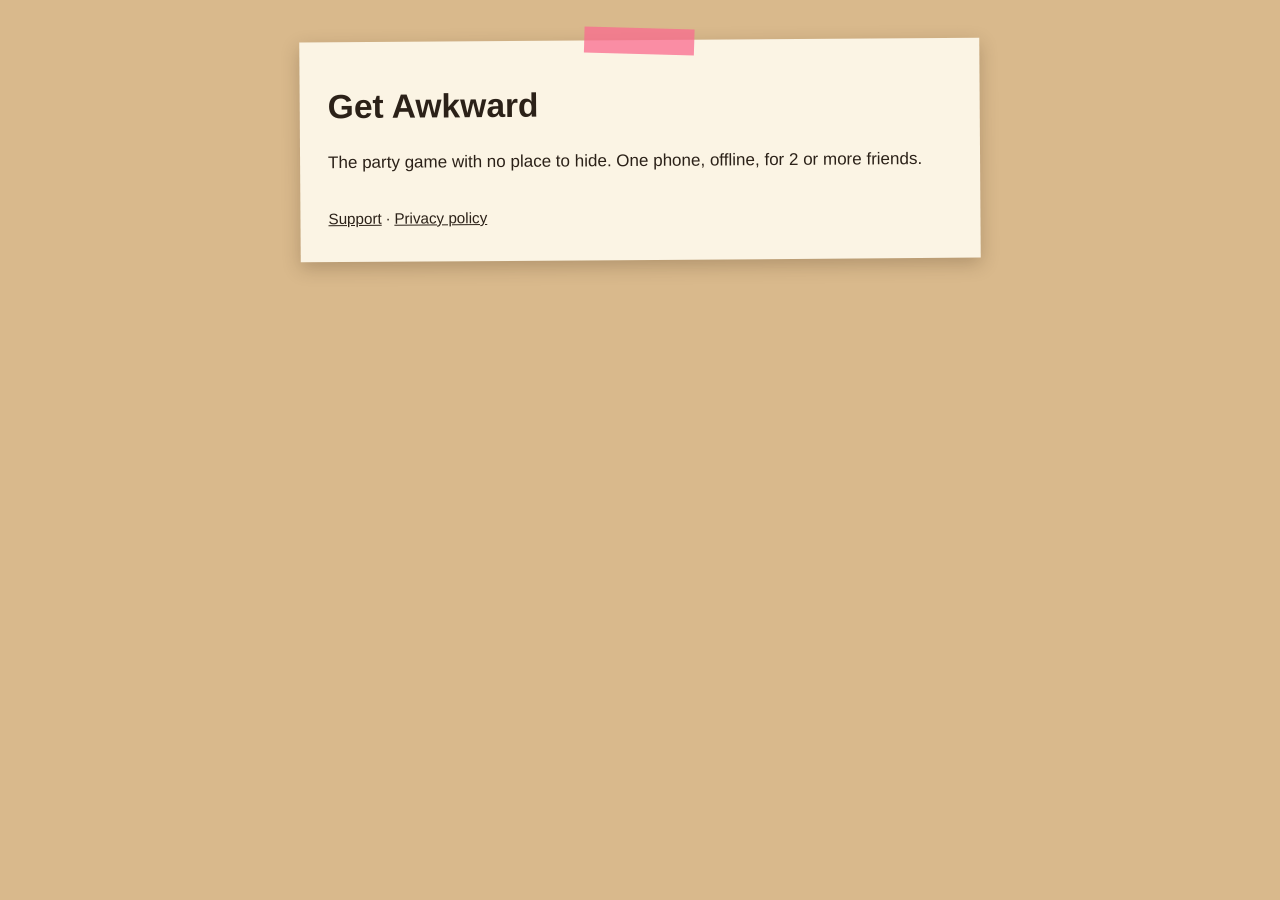
<file: index.html>
<!doctype html>
<html lang="en">
<head>
<meta charset="utf-8">
<meta name="viewport" content="width=device-width, initial-scale=1">
<title>Get Awkward</title>
<link rel="stylesheet" href="style.css">
</head>
<body>
<main>
  <h1>Get Awkward</h1>
  <p>The party game with no place to hide. One phone, offline, for 2 or more friends.</p>
  <nav><a href="support.html">Support</a> · <a href="privacy.html">Privacy policy</a></nav>
</main>
</body>
</html>
</file>
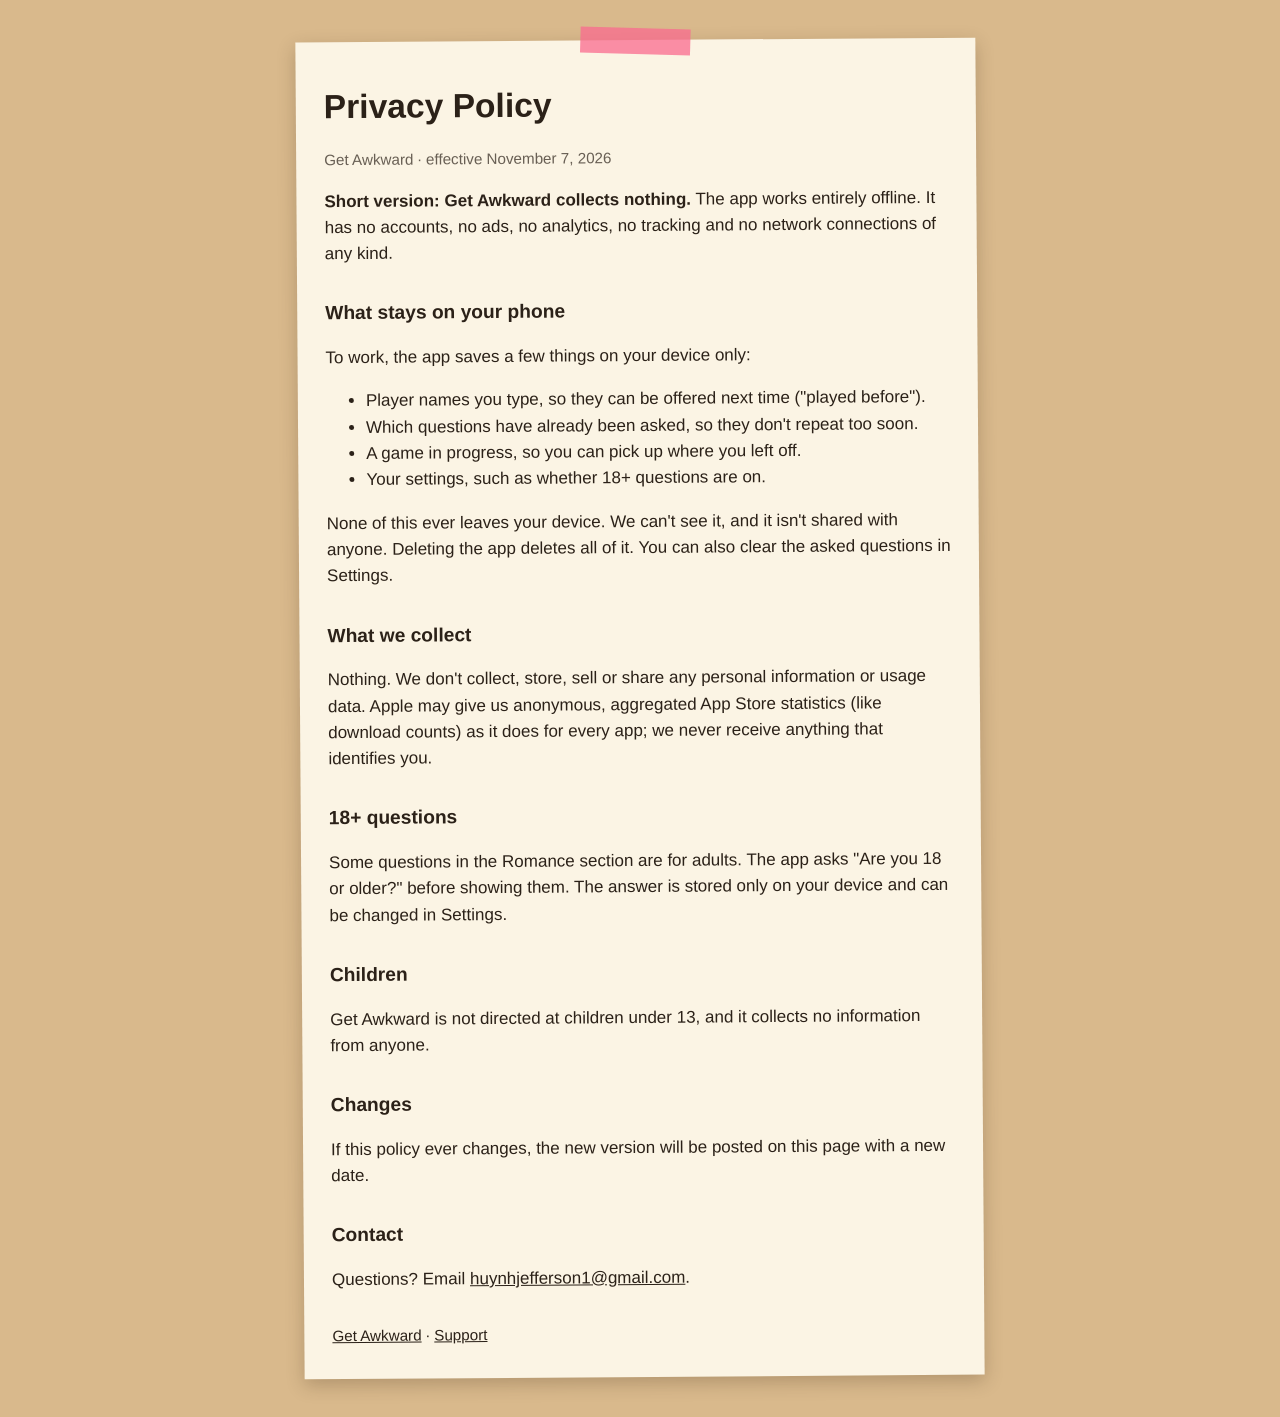
<file: privacy.html>
<!doctype html>
<html lang="en">
<head>
<meta charset="utf-8">
<meta name="viewport" content="width=device-width, initial-scale=1">
<title>Privacy Policy · Get Awkward</title>
<link rel="stylesheet" href="style.css">
</head>
<body>
<main>
  <h1>Privacy Policy</h1>
  <p class="muted">Get Awkward · effective November 7, 2026</p>

  <p><strong>Short version: Get Awkward collects nothing.</strong> The app works entirely offline.
  It has no accounts, no ads, no analytics, no tracking and no network connections of any kind.</p>

  <h2>What stays on your phone</h2>
  <p>To work, the app saves a few things on your device only:</p>
  <ul>
    <li>Player names you type, so they can be offered next time ("played before").</li>
    <li>Which questions have already been asked, so they don't repeat too soon.</li>
    <li>A game in progress, so you can pick up where you left off.</li>
    <li>Your settings, such as whether 18+ questions are on.</li>
  </ul>
  <p>None of this ever leaves your device. We can't see it, and it isn't shared with anyone.
  Deleting the app deletes all of it. You can also clear the asked questions in Settings.</p>

  <h2>What we collect</h2>
  <p>Nothing. We don't collect, store, sell or share any personal information or usage data.
  Apple may give us anonymous, aggregated App Store statistics (like download counts) as it does
  for every app; we never receive anything that identifies you.</p>

  <h2>18+ questions</h2>
  <p>Some questions in the Romance section are for adults. The app asks "Are you 18 or older?"
  before showing them. The answer is stored only on your device and can be changed in Settings.</p>

  <h2>Children</h2>
  <p>Get Awkward is not directed at children under 13, and it collects no information from anyone.</p>

  <h2>Changes</h2>
  <p>If this policy ever changes, the new version will be posted on this page with a new date.</p>

  <h2>Contact</h2>
  <p>Questions? Email <a href="mailto:huynhjefferson1@gmail.com">huynhjefferson1@gmail.com</a>.</p>

  <nav><a href="index.html">Get Awkward</a> · <a href="support.html">Support</a></nav>
</main>
</body>
</html>
</file>
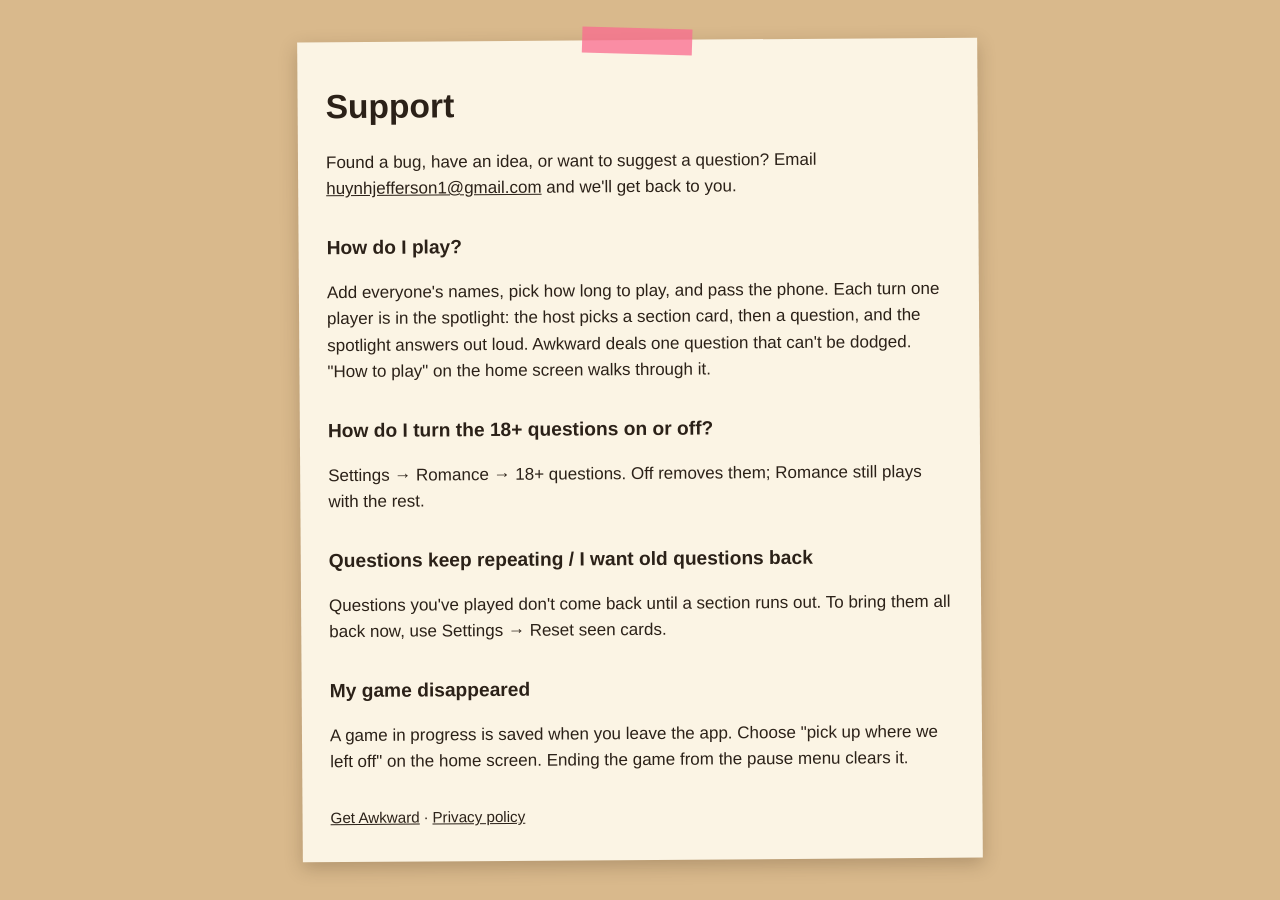
<file: support.html>
<!doctype html>
<html lang="en">
<head>
<meta charset="utf-8">
<meta name="viewport" content="width=device-width, initial-scale=1">
<title>Support · Get Awkward</title>
<link rel="stylesheet" href="style.css">
</head>
<body>
<main>
  <h1>Support</h1>
  <p>Found a bug, have an idea, or want to suggest a question? Email
  <a href="mailto:huynhjefferson1@gmail.com">huynhjefferson1@gmail.com</a> and we'll get back to you.</p>

  <h2>How do I play?</h2>
  <p>Add everyone's names, pick how long to play, and pass the phone. Each turn one player is
  in the spotlight: the host picks a section card, then a question, and the spotlight answers out
  loud. Awkward deals one question that can't be dodged. "How to play" on the home screen walks
  through it.</p>

  <h2>How do I turn the 18+ questions on or off?</h2>
  <p>Settings → Romance → 18+ questions. Off removes them; Romance still plays with the rest.</p>

  <h2>Questions keep repeating / I want old questions back</h2>
  <p>Questions you've played don't come back until a section runs out. To bring them all back now,
  use Settings → Reset seen cards.</p>

  <h2>My game disappeared</h2>
  <p>A game in progress is saved when you leave the app. Choose "pick up where we left off" on the
  home screen. Ending the game from the pause menu clears it.</p>

  <nav><a href="index.html">Get Awkward</a> · <a href="privacy.html">Privacy policy</a></nav>
</main>
</body>
</html>
</file>
<file: style.css>
:root { --kraft: #d9b98c; --paper: #fbf4e4; --ink: #2b2118; --pink: #fa6b8f; }
* { box-sizing: border-box; }
body { margin: 0; background: var(--kraft); color: var(--ink);
  font: 17px/1.55 -apple-system, BlinkMacSystemFont, "Segoe UI", Roboto, sans-serif; }
main { max-width: 680px; margin: 40px auto; padding: 32px 28px; background: var(--paper);
  box-shadow: 0 6px 18px rgba(60, 40, 20, .25); transform: rotate(-.4deg); position: relative; }
main::before { content: ""; position: absolute; top: -12px; left: 50%; width: 110px; height: 26px;
  margin-left: -55px; background: var(--pink); opacity: .75; transform: rotate(2deg); }
h1 { font-size: 2.1rem; margin: .2em 0 .1em; }
h2 { font-size: 1.2rem; margin-top: 1.6em; }
a { color: var(--ink); }
.muted { opacity: .7; font-size: .95rem; }
nav { margin-top: 2em; font-size: .95rem; }
@media (max-width: 720px) { main { margin: 16px; padding: 24px 18px; transform: none; } }
</file>
